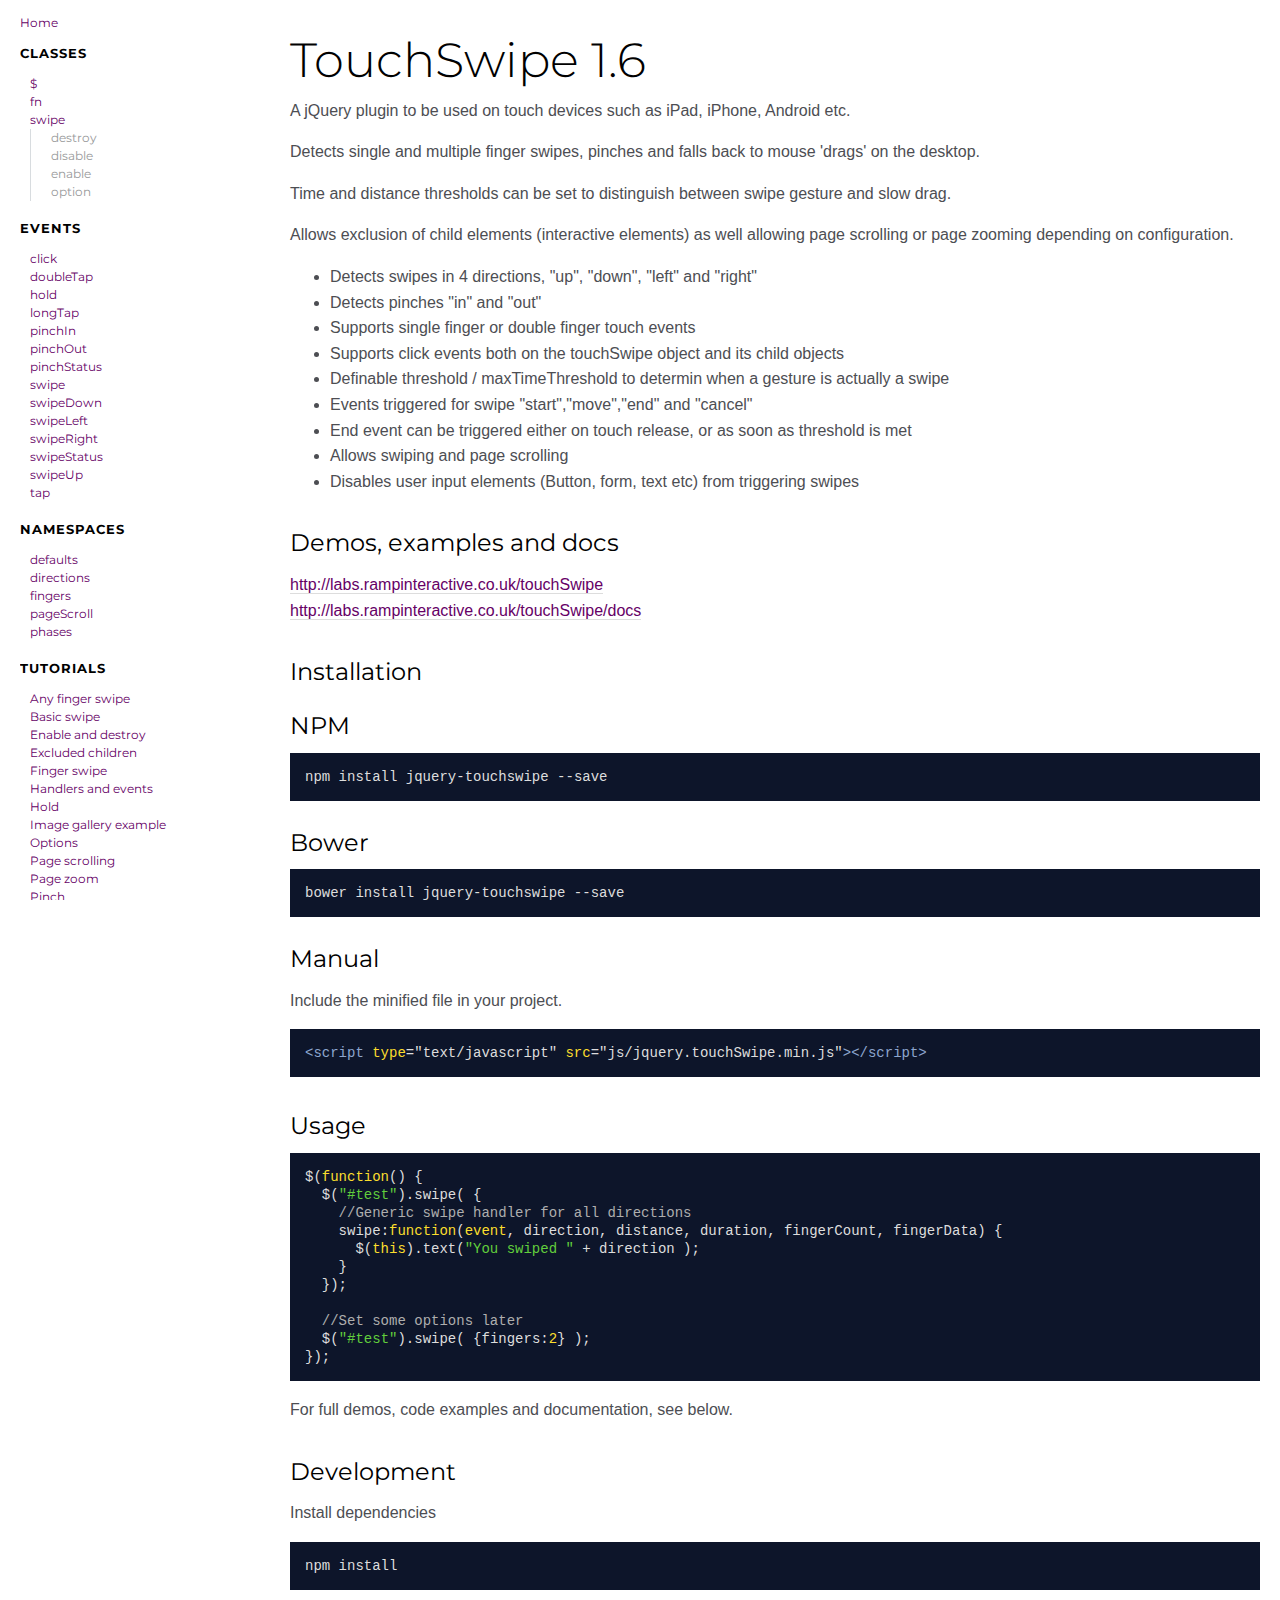
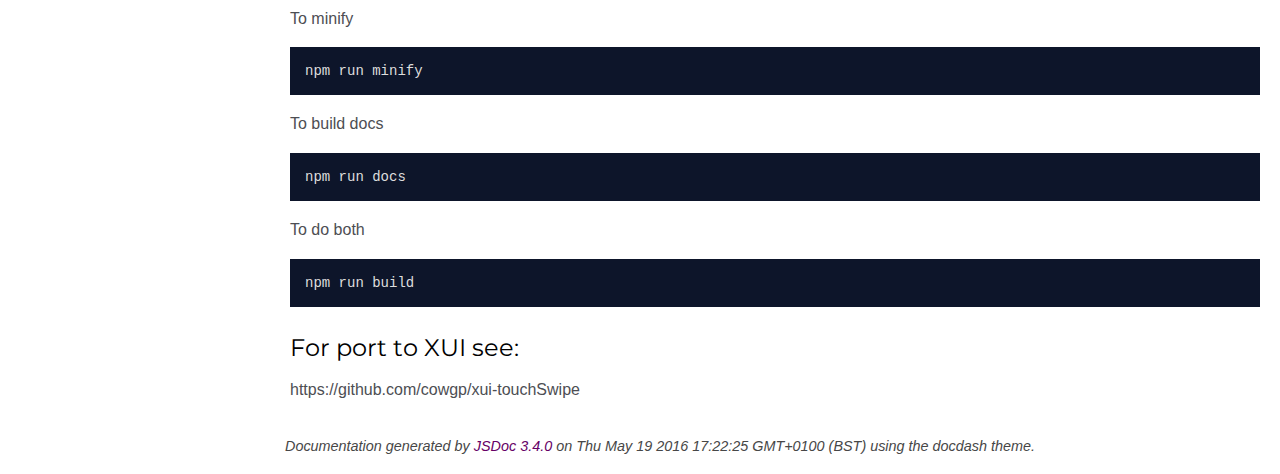
<file: TouchSwipe-Jquery-Plugin-master/docs/index.html>
<!DOCTYPE html>
<html lang="en">
<head>
    <meta charset="utf-8">
    <title>Home - Documentation</title>

    <script src="scripts/prettify/prettify.js"></script>
    <script src="scripts/prettify/lang-css.js"></script>
    <!--[if lt IE 9]>
      <script src="//html5shiv.googlecode.com/svn/trunk/html5.js"></script>
    <![endif]-->
    <link type="text/css" rel="stylesheet" href="https://code.ionicframework.com/ionicons/2.0.1/css/ionicons.min.css">
    <link type="text/css" rel="stylesheet" href="styles/prettify.css">
    <link type="text/css" rel="stylesheet" href="styles/jsdoc.css">
</head>
<body>

<input type="checkbox" id="nav-trigger" class="nav-trigger" />
<label for="nav-trigger" class="navicon-button x">
  <div class="navicon"></div>
</label>

<label for="nav-trigger" class="overlay"></label>

<nav>
    <h2><a href="index.html">Home</a></h2><h3>Classes</h3><ul><li><a href="$.html">$</a></li><li><a href="$.fn.html">fn</a></li><li><a href="$.fn.swipe.html">swipe</a><ul class='methods'><li data-type='method'><a href="$.fn.swipe.html#destroy">destroy</a></li><li data-type='method'><a href="$.fn.swipe.html#disable">disable</a></li><li data-type='method'><a href="$.fn.swipe.html#enable">enable</a></li><li data-type='method'><a href="$.fn.swipe.html#option">option</a></li></ul></li></ul><h3>Events</h3><ul><li><a href="$.fn.swipe.html#event:click">click</a></li><li><a href="$.fn.swipe.html#event:doubleTap">doubleTap</a></li><li><a href="$.fn.swipe.html#event:hold">hold</a></li><li><a href="$.fn.swipe.html#event:longTap">longTap</a></li><li><a href="$.fn.swipe.html#event:pinchIn">pinchIn</a></li><li><a href="$.fn.swipe.html#event:pinchOut">pinchOut</a></li><li><a href="$.fn.swipe.html#event:pinchStatus">pinchStatus</a></li><li><a href="$.fn.swipe.html#event:swipe">swipe</a></li><li><a href="$.fn.swipe.html#event:swipeDown">swipeDown</a></li><li><a href="$.fn.swipe.html#event:swipeLeft">swipeLeft</a></li><li><a href="$.fn.swipe.html#event:swipeRight">swipeRight</a></li><li><a href="$.fn.swipe.html#event:swipeStatus">swipeStatus</a></li><li><a href="$.fn.swipe.html#event:swipeUp">swipeUp</a></li><li><a href="$.fn.swipe.html#event:tap">tap</a></li></ul><h3>Namespaces</h3><ul><li><a href="$.fn.swipe.defaults.html">defaults</a></li><li><a href="$.fn.swipe.directions.html">directions</a></li><li><a href="$.fn.swipe.fingers.html">fingers</a></li><li><a href="$.fn.swipe.pageScroll.html">pageScroll</a></li><li><a href="$.fn.swipe.phases.html">phases</a></li></ul><h3>Tutorials</h3><ul><li><a href="tutorial-Any_finger_swipe.html">Any finger swipe</a></li><li><a href="tutorial-Basic_swipe.html">Basic swipe</a></li><li><a href="tutorial-Enable_and_destroy.html">Enable and destroy</a></li><li><a href="tutorial-Excluded_children.html">Excluded children</a></li><li><a href="tutorial-Finger_swipe.html">Finger swipe</a></li><li><a href="tutorial-Handlers_and_events.html">Handlers and events</a></li><li><a href="tutorial-Hold.html">Hold</a></li><li><a href="tutorial-Image_gallery_example.html">Image gallery example</a></li><li><a href="tutorial-Options.html">Options</a></li><li><a href="tutorial-Page_scrolling.html">Page scrolling</a></li><li><a href="tutorial-Page_zoom.html">Page zoom</a></li><li><a href="tutorial-Pinch.html">Pinch</a></li><li><a href="tutorial-Pinch_and_Swipe.html">Pinch and Swipe</a></li><li><a href="tutorial-Pinch_status.html">Pinch status</a></li><li><a href="tutorial-Single_swipe.html">Single swipe</a></li><li><a href="tutorial-Stop_propegation.html">Stop propegation</a></li><li><a href="tutorial-Swipe_status.html">Swipe status</a></li><li><a href="tutorial-Tap_vs_swipe.html">Tap vs swipe</a></li><li><a href="tutorial-Thresholds.html">Thresholds</a></li><li><a href="tutorial-Trigger_handlers.html">Trigger handlers</a></li><li><a href="tutorial-index_.html">index</a></li></ul>
</nav>

<div id="main">
    

    



    









    


    <section class="readme">
        <article><h1>TouchSwipe 1.6</h1><p>A jQuery plugin to be used on touch devices such as iPad, iPhone, Android etc.</p>
<p>Detects single and multiple finger swipes, pinches and falls back to mouse 'drags' on the desktop.</p>
<p>Time and distance thresholds can be set to distinguish between swipe gesture and slow drag.</p>
<p>Allows exclusion of child elements (interactive elements) as well allowing page scrolling or page zooming depending on configuration.</p>
<ul>
<li>Detects swipes in 4 directions, &quot;up&quot;, &quot;down&quot;, &quot;left&quot; and &quot;right&quot;</li>
<li>Detects pinches &quot;in&quot; and &quot;out&quot;</li>
<li>Supports single finger or double finger touch events</li>
<li>Supports click events both on the touchSwipe object and its child objects</li>
<li>Definable threshold / maxTimeThreshold to determin when a gesture is actually a swipe</li>
<li>Events triggered for swipe &quot;start&quot;,&quot;move&quot;,&quot;end&quot; and &quot;cancel&quot;</li>
<li>End event can be triggered either on touch release, or as soon as threshold is met</li>
<li>Allows swiping and page scrolling</li>
<li>Disables user input elements (Button, form, text etc) from triggering swipes</li>
</ul>
<h2>Demos, examples and docs</h2><p><a href="http://labs.rampinteractive.co.uk/touchSwipe">http://labs.rampinteractive.co.uk/touchSwipe</a><br><a href="http://labs.rampinteractive.co.uk/touchSwipe/docs">http://labs.rampinteractive.co.uk/touchSwipe/docs</a></p>
<h2>Installation</h2><h3>NPM</h3><pre class="prettyprint source lang-bash"><code>npm install jquery-touchswipe --save</code></pre><h3>Bower</h3><pre class="prettyprint source lang-bash"><code>bower install jquery-touchswipe --save</code></pre><h3>Manual</h3><p>Include the minified file in your project.</p>
<pre class="prettyprint source lang-html"><code>&lt;script type=&quot;text/javascript&quot; src=&quot;js/jquery.touchSwipe.min.js&quot;>&lt;/script></code></pre><h2>Usage</h2><pre class="prettyprint source lang-javascript"><code>$(function() {
  $(&quot;#test&quot;).swipe( {
    //Generic swipe handler for all directions
    swipe:function(event, direction, distance, duration, fingerCount, fingerData) {
      $(this).text(&quot;You swiped &quot; + direction );  
    }
  });

  //Set some options later
  $(&quot;#test&quot;).swipe( {fingers:2} );
});</code></pre><p>For full demos, code examples and documentation, see below.</p>
<h2>Development</h2><p>Install dependencies</p>
<pre class="prettyprint source lang-bash"><code>npm install</code></pre><p>To minify</p>
<pre class="prettyprint source lang-bash"><code>npm run minify</code></pre><p>To build docs</p>
<pre class="prettyprint source lang-bash"><code>npm run docs</code></pre><p>To do both</p>
<pre class="prettyprint source lang-bash"><code>npm run build</code></pre><h3>For port to XUI see:</h3><p>https://github.com/cowgp/xui-touchSwipe</p></article>
    </section>






</div>

<br class="clear">

<footer>
    Documentation generated by <a href="https://github.com/jsdoc3/jsdoc">JSDoc 3.4.0</a> on Thu May 19 2016 17:22:25 GMT+0100 (BST) using the docdash theme.
</footer>

<script>prettyPrint();</script>
<script src="scripts/linenumber.js"></script>
</body>
</html>
</file>
<file: TouchSwipe-Jquery-Plugin-master/docs/styles/prettify.css>
.pln {
  color: #ddd;
}

/* string content */
.str {
  color: #61ce3c;
}

/* a keyword */
.kwd {
  color: #fbde2d;
}

/* a comment */
.com {
  color: #aeaeae;
}

/* a type name */
.typ {
  color: #8da6ce;
}

/* a literal value */
.lit {
  color: #fbde2d;
}

/* punctuation */
.pun {
  color: #ddd;
}

/* lisp open bracket */
.opn {
  color: #000000;
}

/* lisp close bracket */
.clo {
  color: #000000;
}

/* a markup tag name */
.tag {
  color: #8da6ce;
}

/* a markup attribute name */
.atn {
  color: #fbde2d;
}

/* a markup attribute value */
.atv {
  color: #ddd;
}

/* a declaration */
.dec {
  color: #EF5050;
}

/* a variable name */
.var {
  color: #c82829;
}

/* a function name */
.fun {
  color: #4271ae;
}

/* Specify class=linenums on a pre to get line numbering */
ol.linenums {
  margin-top: 0;
  margin-bottom: 0;
}
</file>
<file: TouchSwipe-Jquery-Plugin-master/docs/styles/jsdoc.css>
@import url(https://fonts.googleapis.com/css?family=Montserrat:400,700);

* {
  box-sizing: border-box
}

html, body {
  height: 100%;
  width: 100%;
}

body {
  color: #4d4e53;
  background-color: white;
  margin: 0 auto;
  padding: 0 20px;
  font-family: 'Helvetica Neue', Helvetica, sans-serif;
  font-size: 16px;
  line-height: 160%;
}

a,
a:active {
  color: #606;
  text-decoration: none;
}

a:hover {
  text-decoration: none;
}

article a {
  border-bottom: 1px solid #ddd;
}

article a:hover, article a:active {
  border-bottom-color: #222;
}

p, ul, ol, blockquote {
  margin-bottom: 1em;
}

h1, h2, h3, h4, h5, h6 {
  font-family: 'Montserrat', sans-serif;
}

h1, h2, h3, h4, h5, h6 {
  color: #000;
  font-weight: 400;
  margin: 0;
}

h1 {
  font-weight: 300;
  font-size: 48px;
  margin: 1em 0 .5em;
}

h1.page-title {
  font-size: 48px;
  margin: 1em 30px;
}

h2 {
  font-size: 24px;
  margin: 1.5em 0 .3em;
}

h3 {
  font-size: 24px;
  margin: 1.2em 0 .3em;
}

h4 {
  font-size: 18px;
  margin: 1em 0 .2em;
  color: #4d4e53;
}

h4.name {
  color: #fff;
  background: #6d426d;
  box-shadow: 0 .25em .5em #d3d3d3;
  border-top: 1px solid #d3d3d3;
  border-bottom: 1px solid #d3d3d3;
  margin: 1.5em 0 0.5em;
  padding: .75em 0 .75em 10px;
}

h5, .container-overview .subsection-title {
  font-size: 120%;
  letter-spacing: -0.01em;
  margin: 8px 0 3px 0;
}

h6 {
  font-size: 100%;
  letter-spacing: -0.01em;
  margin: 6px 0 3px 0;
  font-style: italic;
}

tt, code, kbd, samp {
  font-family: Consolas, Monaco, 'Andale Mono', monospace;
  background: #f4f4f4;
  padding: 1px 5px;
}

.class-description {
  font-size: 130%;
  line-height: 140%;
  margin-bottom: 1em;
  margin-top: 1em;
}

.class-description:empty {
  margin: 0
}

#main {
  float: right;
  min-width: 360px;
  width: calc(100% - 240px);
}

header {
  display: block
}

section {
  display: block;
  background-color: #fff;
  padding: 0 0 0 30px;
}

.variation {
  display: none
}

.signature-attributes {
  font-size: 60%;
  color: #eee;
  font-style: italic;
  font-weight: lighter;
}

nav {
  float: left;
  display: block;
  width: 250px;
  background: #fff;
  overflow: auto;
  position: fixed;
  height: 100%;
}

nav h3 {
  margin-top: 12px;
  font-size: 13px;
  text-transform: uppercase;
  letter-spacing: 1px;
  font-weight: 700;
  line-height: 24px;
  margin: 15px 0 10px;
  padding: 0;
  color: #000;
}

nav ul {
  font-family: 'Lucida Grande', 'Lucida Sans Unicode', arial, sans-serif;
  font-size: 100%;
  line-height: 17px;
  padding: 0;
  margin: 0;
  list-style-type: none;
}

nav ul a,
nav ul a:active {
  font-family: 'Montserrat', sans-serif;
  line-height: 18px;
  padding: 0;
  display: block;
  font-size: 12px;
}

nav a:hover,
nav a:active {
  color: #606;
}

nav > ul {
  padding: 0 10px;
}

nav > ul > li > a {
  color: #606;
}

nav ul ul {
  margin-bottom: 10px
}

nav ul ul a {
  color: hsl(207, 1%, 60%);
  border-left: 1px solid hsl(207, 10%, 86%);
}

nav ul ul a,
nav ul ul a:active {
  padding-left: 20px
}

nav h2 {
   font-size: 12px;
   margin: 0;
   padding: 0;
}

nav > h2 > a {
   display: block;
   margin: 10px 0 -10px;
   color: #606 !important;
}

footer {
  color: hsl(0, 0%, 28%);
  margin-left: 250px;
  display: block;
  padding: 15px;
  font-style: italic;
  font-size: 90%;
}

.ancestors {
  color: #999
}

.ancestors a {
   color: #999 !important;
}

.clear {
  clear: both
}

.important {
  font-weight: bold;
  color: #950B02;
}

.yes-def {
  text-indent: -1000px
}

.type-signature {
  color: #CA79CA
}

.type-signature:last-child {
  color: #eee;
}

.name, .signature {
  font-family: Consolas, Monaco, 'Andale Mono', monospace
}

.signature {
    color: #fc83ff;
}

.details {
  margin-top: 6px;
  border-left: 2px solid #DDD;
  line-height: 20px;
  font-size: 14px;
}

.details dt {
   width: 120px;
   float: left;
   padding-left: 10px;
}

.details dd {
   margin-left: 70px;
   margin-top: 6px;
   margin-bottom: 6px;
}

.details ul {
   margin: 0
}

.details ul {
   list-style-type: none
}

.details pre.prettyprint {
   margin: 0
}

.details .object-value {
   padding-top: 0
}

.description {
  margin-bottom: 1em;
  margin-top: 1em;
}

.code-caption {
  font-style: italic;
  font-size: 107%;
  margin: 0;
}

.prettyprint {
  font-size: 14px;
  overflow: auto;
}

.prettyprint.source {
  width: inherit;
  line-height: 18px;
  display: block;
  background-color: #0d152a;
  color: #aeaeae;
}

.prettyprint code {
  line-height: 18px;
  display: block;
  background-color: #0d152a;
  color: #4D4E53;
}

.prettyprint > code {
  padding: 15px;
}

.prettyprint .linenums code {
  padding: 0 15px
}

.prettyprint .linenums li:first-of-type code {
  padding-top: 15px
}

.prettyprint code span.line {
  display: inline-block
}

.prettyprint.linenums {
  padding-left: 70px;
  -webkit-user-select: none;
  -moz-user-select: none;
  -ms-user-select: none;
  user-select: none;
}

.prettyprint.linenums ol {
   padding-left: 0
}

.prettyprint.linenums li {
   border-left: 3px #34446B solid;
}

.prettyprint.linenums li.selected, .prettyprint.linenums li.selected * {
   background-color: #34446B;
}

.prettyprint.linenums li * {
   -webkit-user-select: text;
   -moz-user-select: text;
   -ms-user-select: text;
   user-select: text;
}

.params, .props {
  border-spacing: 0;
  border: 1px solid #ddd;
  border-collapse: collapse;
  border-radius: 3px;
  box-shadow: 0 1px 3px rgba(0,0,0,0.1);
  width: 100%;
  font-size: 14px;
  margin: 1em 0;
}

.params .type {
  white-space: nowrap;
}

.params code {
  white-space: pre;
}

.params td, .params .name, .props .name, .name code {
   color: #4D4E53;
   font-family: Consolas, Monaco, 'Andale Mono', monospace;
   font-size: 100%;
}

.params td, .params th, .props td, .props th {
   margin: 0px;
   text-align: left;
   vertical-align: top;
   padding: 10px;
   display: table-cell;
}

.params td {
   border-top: 1px solid #eee
}

.params thead tr, .props thead tr {
   background-color: #fff;
   font-weight: bold;
}

.params .params thead tr, .props .props thead tr {
   background-color: #fff;
   font-weight: bold;
}

.params td.description > p:first-child, .props td.description > p:first-child {
   margin-top: 0;
   padding-top: 0;
}

.params td.description > p:last-child, .props td.description > p:last-child {
   margin-bottom: 0;
   padding-bottom: 0;
}

span.param-type, .params td .param-type, .param-type dd {
   color: #606;
  font-family: Consolas, Monaco, 'Andale Mono', monospace
}

.param-type dt, .param-type dd {
  display: inline-block
}

.param-type {
  margin: 14px 0;
}

.disabled {
  color: #454545
}

/* navicon button */
.navicon-button {
  display: none;
  position: relative;
  padding: 2.0625rem 1.5rem;
  transition: 0.25s;
  cursor: pointer;
  -webkit-user-select: none;
     -moz-user-select: none;
      -ms-user-select: none;
          user-select: none;
  opacity: .8;
}
.navicon-button .navicon:before, .navicon-button .navicon:after {
  transition: 0.25s;
}
.navicon-button:hover {
  transition: 0.5s;
  opacity: 1;
}
.navicon-button:hover .navicon:before, .navicon-button:hover .navicon:after {
  transition: 0.25s;
}
.navicon-button:hover .navicon:before {
  top: .825rem;
}
.navicon-button:hover .navicon:after {
  top: -.825rem;
}

/* navicon */
.navicon {
  position: relative;
  width: 2.5em;
  height: .3125rem;
  background: #000;
  transition: 0.3s;
  border-radius: 2.5rem;
}
.navicon:before, .navicon:after {
  display: block;
  content: "";
  height: .3125rem;
  width: 2.5rem;
  background: #000;
  position: absolute;
  z-index: -1;
  transition: 0.3s 0.25s;
  border-radius: 1rem;
}
.navicon:before {
  top: .625rem;
}
.navicon:after {
  top: -.625rem;
}

/* open */
.nav-trigger:checked + label:not(.steps) .navicon:before,
.nav-trigger:checked + label:not(.steps) .navicon:after {
  top: 0 !important;
}

.nav-trigger:checked + label .navicon:before,
.nav-trigger:checked + label .navicon:after {
  transition: 0.5s;
}

/* Minus */
.nav-trigger:checked + label {
  -webkit-transform: scale(0.75);
          transform: scale(0.75);
}

/* × and + */
.nav-trigger:checked + label.plus .navicon,
.nav-trigger:checked + label.x .navicon {
  background: transparent;
}

.nav-trigger:checked + label.plus .navicon:before,
.nav-trigger:checked + label.x .navicon:before {
  -webkit-transform: rotate(-45deg);
          transform: rotate(-45deg);
  background: #FFF;
}

.nav-trigger:checked + label.plus .navicon:after,
.nav-trigger:checked + label.x .navicon:after {
  -webkit-transform: rotate(45deg);
          transform: rotate(45deg);
  background: #FFF;
}

.nav-trigger:checked + label.plus {
  -webkit-transform: scale(0.75) rotate(45deg);
          transform: scale(0.75) rotate(45deg);
}

.nav-trigger:checked ~ nav {
  left: 0 !important;
}

.nav-trigger:checked ~ .overlay {
  display: block;
}

.nav-trigger {
  position: fixed;
  top: 0;
  clip: rect(0, 0, 0, 0);
}

.overlay {
  display: none;
  position: fixed;
  top: 0;
  bottom: 0;
  left: 0;
  right: 0;
  width: 100%;
  height: 100%;
  background: hsla(0, 0%, 0%, 0.5);
  z-index: 1;
}

@media only screen and (min-width: 320px) and (max-width: 680px) {
  body {
    overflow-x: hidden;
  }

  nav {
    background: #FFF;
    width: 250px;
    height: 100%;
    position: fixed;
    top: 0;
    right: 0;
    bottom: 0;
    left: -250px;
    z-index: 3;
    padding: 0 10px;
    transition: left 0.2s;
  }

  .navicon-button {
    display: inline-block;
    position: fixed;
    top: 1.5em;
    right: 0;
    z-index: 2;
  }

  #main {
    width: 100%;
    min-width: 360px;
  }

  #main h1.page-title {
    margin: 1em 0;
  }

  #main section {
    padding: 0;
  }

  footer {
    margin-left: 0;
  }
}
</file>
